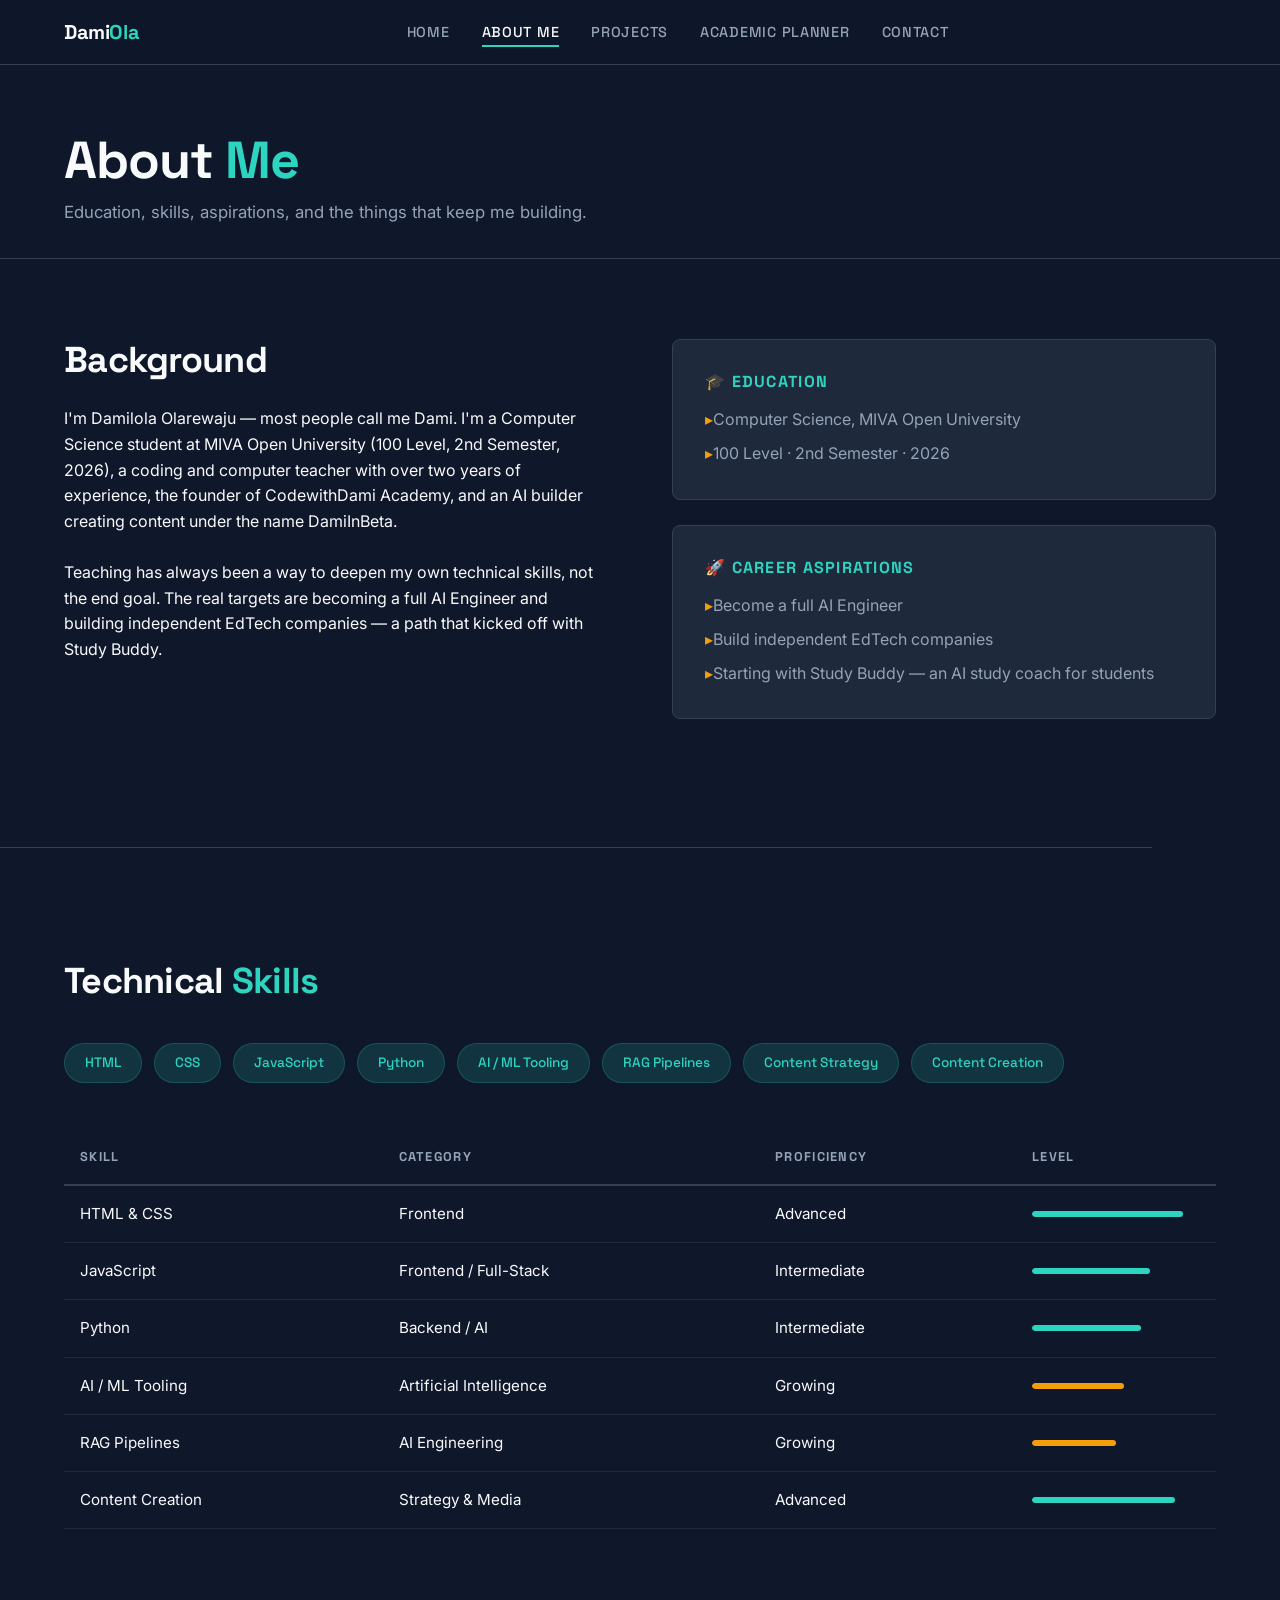
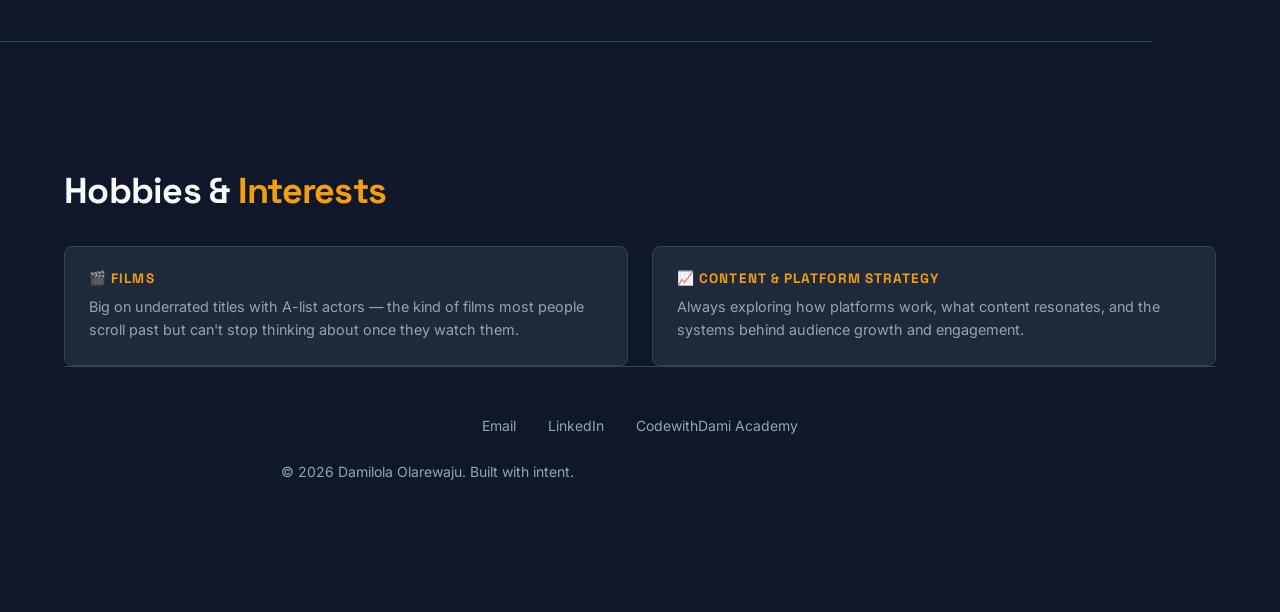
<file: about.html>
<!DOCTYPE html>
<html lang="en">
<head>
  <meta charset="UTF-8">
  <meta name="viewport" content="width=device-width, initial-scale=1.0">
  <meta name="description" content="About Damilola Olarewaju — Education, skills, career aspirations, and interests.">
  <title>About Me — Damilola Olarewaju</title>
  <link rel="stylesheet" href="styles.css">
</head>
<body>

  <!-- ─── HEADER ─── -->
  <header class="site-header">
    <div class="container header-inner">
      <a href="index.html" class="site-logo"><span>Dami</span>Ola</a>
      <button class="hamburger" id="hamburger" aria-label="Toggle navigation menu" aria-expanded="false">
        <span></span><span></span><span></span>
      </button>
      <nav class="main-nav" id="mainNav" aria-label="Main navigation">
        <ul>
          <li><a href="index.html">Home</a></li>
          <li><a href="about.html" class="active">About Me</a></li>
          <li><a href="projects.html">Projects</a></li>
          <li><a href="planner.html">Academic Planner</a></li>
          <li><a href="contact.html">Contact</a></li>
        </ul>
      </nav>
      <div class="nav-overlay" id="navOverlay"></div>
    </div>
  </header>

  <main>
    <!-- ─── PAGE BANNER ─── -->
    <section class="page-banner">
      <div class="container">
        <h1>About <span class="text-teal">Me</span></h1>
        <p>Education, skills, aspirations, and the things that keep me building.</p>
      </div>
    </section>

    <!-- ─── INTRO & EDUCATION ─── -->
    <section class="page-section">
      <div class="container">
        <div class="about-intro">
          <div>
            <h2>Background</h2>
            <p>
              I'm Damilola Olarewaju — most people call me Dami. I'm a Computer Science student at MIVA Open University (100 Level, 2nd Semester, 2026), a coding and computer teacher with over two years of experience, the founder of CodewithDami Academy, and an AI builder creating content under the name DamiInBeta.
            </p>
            <br>
            <p>
              Teaching has always been a way to deepen my own technical skills, not the end goal. The real targets are becoming a full AI Engineer and building independent EdTech companies — a path that kicked off with Study Buddy.
            </p>
          </div>
          <div>
            <article class="about-card">
              <h3>🎓 Education</h3>
              <ul>
                <li>Computer Science, MIVA Open University</li>
                <li>100 Level · 2nd Semester · 2026</li>
              </ul>
            </article>
            <br>
            <article class="about-card">
              <h3>🚀 Career Aspirations</h3>
              <ul>
                <li>Become a full AI Engineer</li>
                <li>Build independent EdTech companies</li>
                <li>Starting with Study Buddy — an AI study coach for students</li>
              </ul>
            </article>
          </div>
        </div>
      </div>
    </section>

    <hr class="section-divider container">

    <!-- ─── SKILLS ─── -->
    <section class="skills-section">
      <div class="container">
        <h2>Technical <span class="text-teal">Skills</span></h2>

        <!-- Skill Tags -->
        <div class="skill-tags" role="list">
          <span class="skill-tag" role="listitem">HTML</span>
          <span class="skill-tag" role="listitem">CSS</span>
          <span class="skill-tag" role="listitem">JavaScript</span>
          <span class="skill-tag" role="listitem">Python</span>
          <span class="skill-tag" role="listitem">AI / ML Tooling</span>
          <span class="skill-tag" role="listitem">RAG Pipelines</span>
          <span class="skill-tag" role="listitem">Content Strategy</span>
          <span class="skill-tag" role="listitem">Content Creation</span>
        </div>

        <!-- Proficiency Table -->
        <table class="proficiency-table">
          <thead>
            <tr>
              <th scope="col">Skill</th>
              <th scope="col">Category</th>
              <th scope="col">Proficiency</th>
              <th scope="col" style="width: 200px;">Level</th>
            </tr>
          </thead>
          <tbody>
            <tr>
              <td>HTML &amp; CSS</td>
              <td>Frontend</td>
              <td>Advanced</td>
              <td><div class="proficiency-bar"><div class="proficiency-fill" style="width: 90%;"></div></div></td>
            </tr>
            <tr>
              <td>JavaScript</td>
              <td>Frontend / Full-Stack</td>
              <td>Intermediate</td>
              <td><div class="proficiency-bar"><div class="proficiency-fill" style="width: 70%;"></div></div></td>
            </tr>
            <tr>
              <td>Python</td>
              <td>Backend / AI</td>
              <td>Intermediate</td>
              <td><div class="proficiency-bar"><div class="proficiency-fill" style="width: 65%;"></div></div></td>
            </tr>
            <tr>
              <td>AI / ML Tooling</td>
              <td>Artificial Intelligence</td>
              <td>Growing</td>
              <td><div class="proficiency-bar"><div class="proficiency-fill amber" style="width: 55%;"></div></div></td>
            </tr>
            <tr>
              <td>RAG Pipelines</td>
              <td>AI Engineering</td>
              <td>Growing</td>
              <td><div class="proficiency-bar"><div class="proficiency-fill amber" style="width: 50%;"></div></div></td>
            </tr>
            <tr>
              <td>Content Creation</td>
              <td>Strategy &amp; Media</td>
              <td>Advanced</td>
              <td><div class="proficiency-bar"><div class="proficiency-fill" style="width: 85%;"></div></div></td>
            </tr>
          </tbody>
        </table>
      </div>
    </section>

    <hr class="section-divider container">

    <!-- ─── HOBBIES & INTERESTS ─── -->
    <section class="page-section">
      <div class="container">
        <h2>Hobbies &amp; <span class="text-amber">Interests</span></h2>
        <div class="hobbies-grid">
          <article class="hobby-card">
            <h4>🎬 Films</h4>
            <p>Big on underrated titles with A-list actors — the kind of films most people scroll past but can't stop thinking about once they watch them.</p>
          </article>
          <article class="hobby-card">
            <h4>📈 Content &amp; Platform Strategy</h4>
            <p>Always exploring how platforms work, what content resonates, and the systems behind audience growth and engagement.</p>
          </article>
        </div>

  <!-- ─── FOOTER ─── -->
  <footer class="site-footer">
    <div class="container">
      <div class="footer-links">
        <a href="mailto:damiola09054@gmail.com">Email</a>
        <a href="https://www.linkedin.com/in/damilola-olanrewaju" target="_blank" rel="noopener noreferrer">LinkedIn</a>
        <a href="https://codewithdami.base44.app/" target="_blank" rel="noopener noreferrer">CodewithDami Academy</a>
      </div>
      <p>&copy; 2026 Damilola Olarewaju. Built with intent.</p>
    </div>
  </footer>

  <script src="script.js"></script>
</body>
</html>
</file>
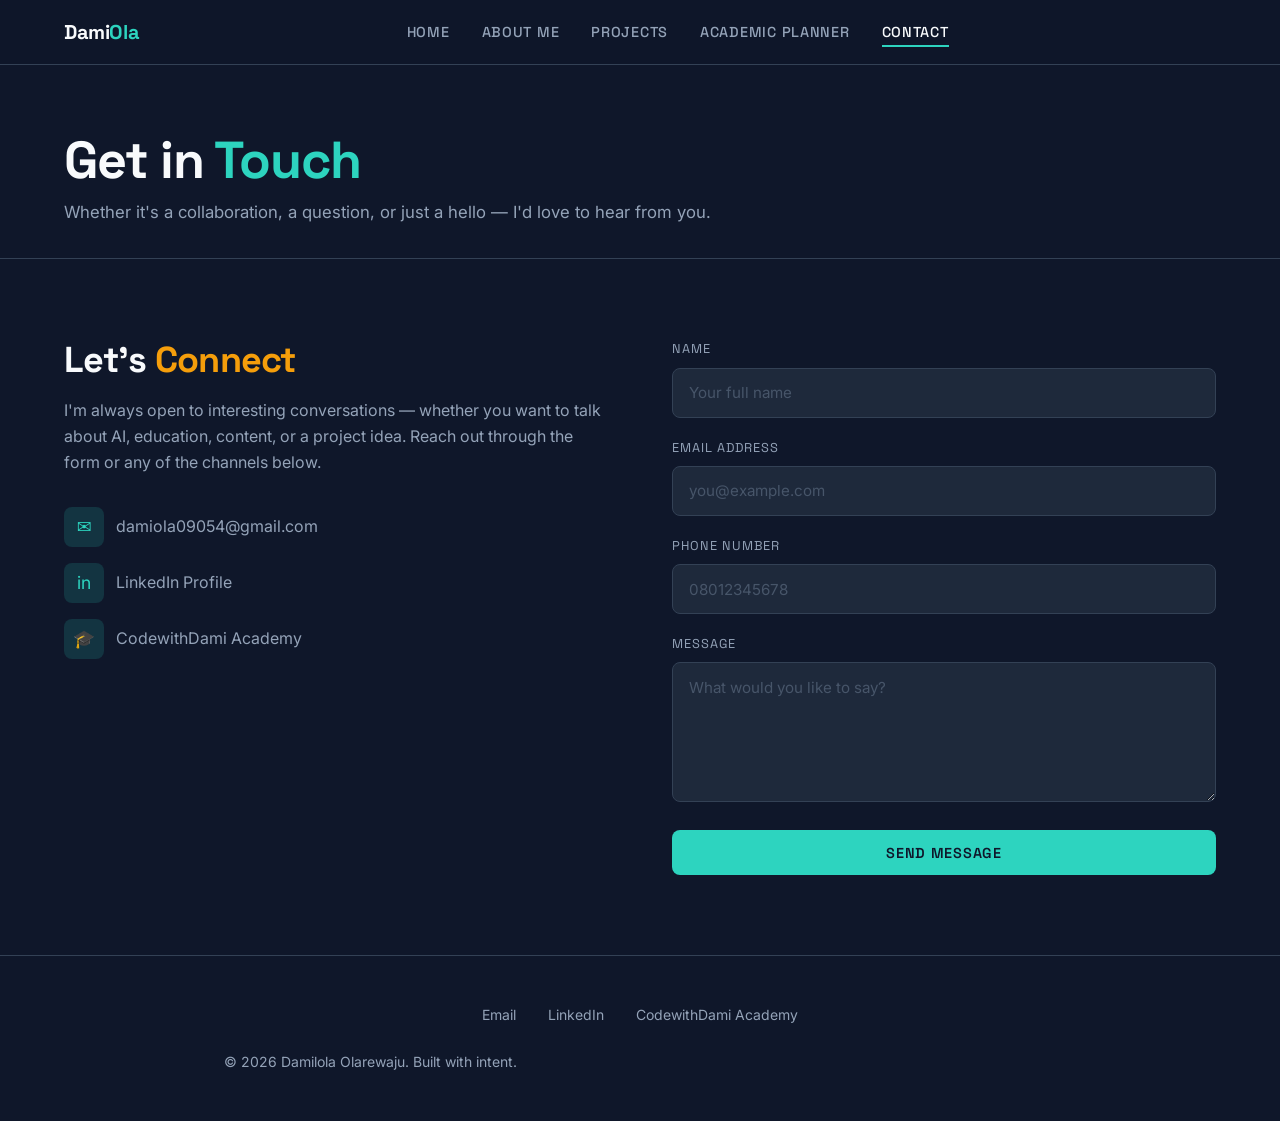
<file: contact.html>
<!DOCTYPE html>
<html lang="en">
<head>
  <meta charset="UTF-8">
  <meta name="viewport" content="width=device-width, initial-scale=1.0">
  <meta name="description" content="Contact Damilola Olarewaju — Get in touch for collaborations, inquiries, or just to say hello.">
  <title>Contact — Damilola Olarewaju</title>
  <link rel="stylesheet" href="styles.css">
</head>
<body>

  <!-- ─── HEADER ─── -->
  <header class="site-header">
    <div class="container header-inner">
      <a href="index.html" class="site-logo"><span>Dami</span>Ola</a>
      <button class="hamburger" id="hamburger" aria-label="Toggle navigation menu" aria-expanded="false">
        <span></span><span></span><span></span>
      </button>
      <nav class="main-nav" id="mainNav" aria-label="Main navigation">
        <ul>
          <li><a href="index.html">Home</a></li>
          <li><a href="about.html">About Me</a></li>
          <li><a href="projects.html">Projects</a></li>
          <li><a href="planner.html">Academic Planner</a></li>
          <li><a href="contact.html" class="active">Contact</a></li>
        </ul>
      </nav>
      <div class="nav-overlay" id="navOverlay"></div>
    </div>
  </header>

  <main>
    <!-- ─── PAGE BANNER ─── -->
    <section class="page-banner">
      <div class="container">
        <h1>Get in <span class="text-teal">Touch</span></h1>
        <p>Whether it's a collaboration, a question, or just a hello — I'd love to hear from you.</p>
      </div>
    </section>

    <!-- ─── CONTACT SECTION ─── -->
    <section class="page-section">
      <div class="container">
        <div class="contact-grid">

          <!-- Info Side -->
          <div class="contact-info">
            <h2>Let's <span class="text-amber">Connect</span></h2>
            <p>
              I'm always open to interesting conversations — whether you want to talk about AI, education, content, or a project idea. Reach out through the form or any of the channels below.
            </p>

            <div class="contact-links">
              <a href="mailto:damiola09054@gmail.com" class="contact-link-item">
                <span class="contact-link-icon" aria-hidden="true">✉</span>
                <span>damiola09054@gmail.com</span>
              </a>
              <a href="https://www.linkedin.com/in/damilola-olanrewaju" target="_blank" rel="noopener noreferrer" class="contact-link-item">
                <span class="contact-link-icon" aria-hidden="true">in</span>
                <span>LinkedIn Profile</span>
              </a>
              <a href="https://codewithdami.base44.app/" target="_blank" rel="noopener noreferrer" class="contact-link-item">
                <span class="contact-link-icon" aria-hidden="true">🎓</span>
                <span>CodewithDami Academy</span>
              </a>
            </div>
          </div>

          <!-- Form Side -->
          <div class="contact-form">
            <div class="form-success" id="formSuccess">
              ✓ Message sent — thanks, Dami will get back to you soon.
            </div>

            <form id="contactForm" novalidate>
              <div class="form-group">
                <label for="contactName">Name</label>
                <input type="text" id="contactName" class="form-input" placeholder="Your full name" autocomplete="name">
                <div class="form-error" id="nameError" role="alert"></div>
              </div>

              <div class="form-group">
                <label for="contactEmail">Email Address</label>
                <input type="email" id="contactEmail" class="form-input" placeholder="you@example.com" autocomplete="email">
                <div class="form-error" id="emailError" role="alert"></div>
              </div>

              <div class="form-group">
                <label for="contactPhone">Phone Number</label>
                <input type="tel" id="contactPhone" class="form-input" placeholder="08012345678" autocomplete="tel">
                <div class="form-error" id="phoneError" role="alert"></div>
              </div>

              <div class="form-group">
                <label for="contactMessage">Message</label>
                <textarea id="contactMessage" class="form-input" placeholder="What would you like to say?" rows="5"></textarea>
                <div class="form-error" id="messageError" role="alert"></div>
              </div>

              <button type="submit" class="btn btn-primary" style="width: 100%;">Send Message</button>
            </form>
          </div>

        </div>
      </div>
    </section>
  </main>

  <!-- ─── FOOTER ─── -->
  <footer class="site-footer">
    <div class="container">
      <div class="footer-links">
        <a href="mailto:damiola09054@gmail.com">Email</a>
        <a href="https://www.linkedin.com/in/damilola-olanrewaju" target="_blank" rel="noopener noreferrer">LinkedIn</a>
        <a href="https://codewithdami.base44.app/" target="_blank" rel="noopener noreferrer">CodewithDami Academy</a>
      </div>
      <p>&copy; 2026 Damilola Olarewaju. Built with intent.</p>
    </div>
  </footer>

  <script src="script.js"></script>
</body>
</html>
</file>
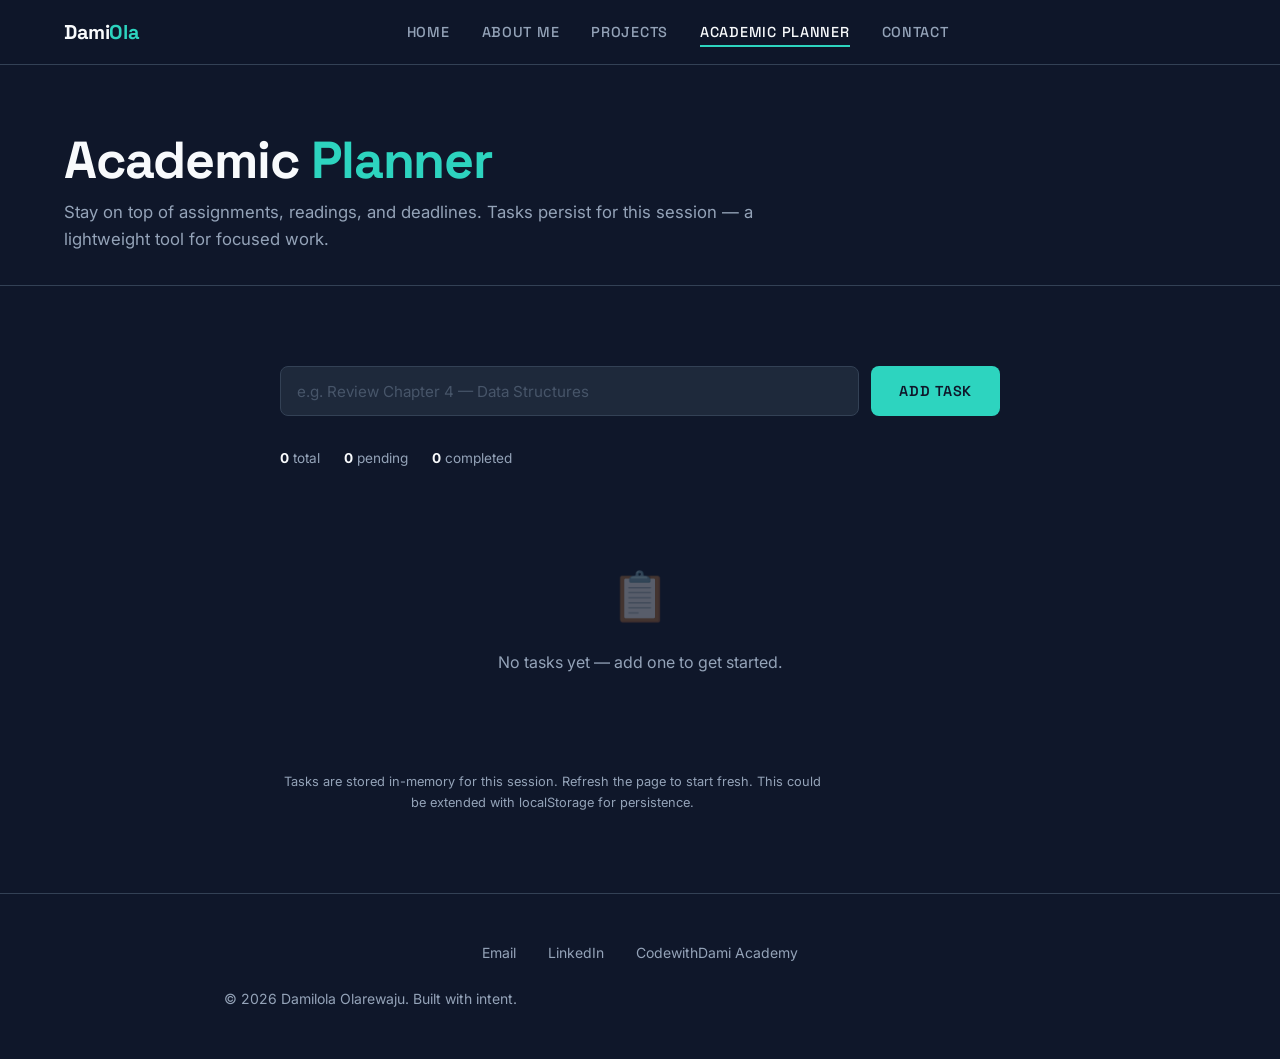
<file: planner.html>
<!DOCTYPE html>
<html lang="en">
<head>
  <meta charset="UTF-8">
  <meta name="viewport" content="width=device-width, initial-scale=1.0">
  <meta name="description" content="Academic Planner — Track and manage your tasks with Dami's vanilla JavaScript task manager.">
  <title>Academic Planner — Damilola Olarewaju</title>
  <link rel="stylesheet" href="styles.css">
</head>
<body>

  <!-- ─── HEADER ─── -->
  <header class="site-header">
    <div class="container header-inner">
      <a href="index.html" class="site-logo"><span>Dami</span>Ola</a>
      <button class="hamburger" id="hamburger" aria-label="Toggle navigation menu" aria-expanded="false">
        <span></span><span></span><span></span>
      </button>
      <nav class="main-nav" id="mainNav" aria-label="Main navigation">
        <ul>
          <li><a href="index.html">Home</a></li>
          <li><a href="about.html">About Me</a></li>
          <li><a href="projects.html">Projects</a></li>
          <li><a href="planner.html" class="active">Academic Planner</a></li>
          <li><a href="contact.html">Contact</a></li>
        </ul>
      </nav>
      <div class="nav-overlay" id="navOverlay"></div>
    </div>
  </header>

  <main>
    <!-- ─── PAGE BANNER ─── -->
    <section class="page-banner">
      <div class="container">
        <h1>Academic <span class="text-teal">Planner</span></h1>
        <p>Stay on top of assignments, readings, and deadlines. Tasks persist for this session — a lightweight tool for focused work.</p>
      </div>
    </section>

    <!-- ─── PLANNER ─── -->
    <section class="page-section">
      <div class="container" style="max-width: 720px;">
        <!-- Input -->
        <div class="planner-input-group">
          <input
            type="text"
            id="taskInput"
            class="form-input"
            placeholder="e.g. Review Chapter 4 — Data Structures"
            aria-label="Enter a new task"
          >
          <button class="btn btn-primary" id="addTaskBtn" type="button">Add Task</button>
        </div>

        <!-- Counter -->
        <div class="task-counter" id="taskCounter"></div>

        <!-- Task List -->
        <div id="taskList" role="list" aria-label="Task list"></div>

        <p class="text-muted" style="margin-top: 2rem; font-size: 0.8rem; text-align: center;">
          Tasks are stored in-memory for this session. Refresh the page to start fresh. This could be extended with localStorage for persistence.
        </p>
      </div>
    </section>
  </main>

  <!-- ─── FOOTER ─── -->
  <footer class="site-footer">
    <div class="container">
      <div class="footer-links">
        <a href="mailto:damiola09054@gmail.com">Email</a>
        <a href="https://www.linkedin.com/in/damilola-olanrewaju" target="_blank" rel="noopener noreferrer">LinkedIn</a>
        <a href="https://codewithdami.base44.app/" target="_blank" rel="noopener noreferrer">CodewithDami Academy</a>
      </div>
      <p>&copy; 2026 Damilola Olarewaju. Built with intent.</p>
    </div>
  </footer>

  <script src="script.js"></script>
</body>
</html>
</file>
<file: styles.css>
/* ============================================================
   Damilola Olarewaju — Portfolio & Academic Management
   "The Builder's Blueprint" Design System
   ============================================================ */

@import url('https://fonts.googleapis.com/css2?family=Inter:wght@400;500;600;700&family=Space+Grotesk:wght@500;600;700&display=swap');

:root {
  --ink:        #0f172a;
  --ink-light:  #1e293b;
  --slate-600:  #475569;
  --slate-700:  #334155;
  --teal:       #2dd4bf;
  --teal-dim:   rgba(45,212,191,0.15);
  --amber:      #f59e0b;
  --amber-dim:  rgba(245,158,11,0.15);
  --purple:     #7c3aed;
  --purple-dim: rgba(124,58,237,0.15);
  --graphite:   #94a3b8;
  --white:      #f8fafc;
  --error:      #ef4444;
  --success:    #22c55e;
  --radius-sm:  6px;
  --radius:     8px;
  --radius-lg:  12px;
  --font-body:  'Inter', system-ui, -apple-system, sans-serif;
  --font-head:  'Space Grotesk', system-ui, -apple-system, sans-serif;
  --ease:       cubic-bezier(0.4, 0, 0.2, 1);
  --transition: 0.3s var(--ease);
}

*, *::before, *::after { box-sizing: border-box; margin: 0; padding: 0; }
html { scroll-behavior: smooth; }
body { background: var(--ink); color: var(--white); font-family: var(--font-body); font-size: 16px; line-height: 1.6; -webkit-font-smoothing: antialiased; }
img { max-width: 100%; height: auto; display: block; }
a { color: inherit; text-decoration: none; }
ul, ol { list-style: none; }

a:focus-visible, button:focus-visible, input:focus-visible, textarea:focus-visible, select:focus-visible {
  outline: 2px solid var(--teal); outline-offset: 4px;
}

@media (prefers-reduced-motion: reduce) {
  *, *::before, *::after { animation-duration: 0.01ms !important; animation-iteration-count: 1 !important; transition-duration: 0.01ms !important; }
  html { scroll-behavior: auto; }
}

h1, h2, h3, h4, h5, h6 { font-family: var(--font-head); font-weight: 700; letter-spacing: -0.02em; line-height: 1.2; }
h1 { font-size: clamp(2rem, 5vw, 3.25rem); }
h2 { font-size: clamp(1.5rem, 3.5vw, 2.25rem); }
h3 { font-size: clamp(1.15rem, 2.5vw, 1.5rem); }
p { max-width: 68ch; }
.text-teal { color: var(--teal); }
.text-amber { color: var(--amber); }
.text-muted { color: var(--graphite); }

.container { width: 90%; max-width: 1200px; margin: 0 auto; }
.page-section { padding: 5rem 0; }

/* HEADER */
.site-header { position: sticky; top: 0; z-index: 100; background: rgba(15, 23, 42, 0.92); backdrop-filter: blur(12px); -webkit-backdrop-filter: blur(12px); border-bottom: 1px solid var(--slate-700); }
.header-inner { display: flex; justify-content: space-between; align-items: center; padding: 1rem 0; }
.site-logo { font-family: var(--font-head); font-size: 1.25rem; font-weight: 700; color: var(--teal); letter-spacing: -0.02em; }
.site-logo span { color: var(--white); }
.main-nav ul { display: flex; gap: 2rem; align-items: center; }
.main-nav a { font-family: var(--font-head); font-size: 0.9rem; font-weight: 500; color: var(--graphite); text-transform: uppercase; letter-spacing: 0.05em; padding: 0.25rem 0; position: relative; transition: color var(--transition); }
.main-nav a::after { content: ''; position: absolute; bottom: -2px; left: 0; width: 0; height: 2px; background: var(--teal); transition: width var(--transition); }
.main-nav a:hover, .main-nav a.active { color: var(--white); }
.main-nav a:hover::after, .main-nav a.active::after { width: 100%; }

/* HAMBURGER */
.hamburger { display: none; flex-direction: column; gap: 5px; background: none; border: none; cursor: pointer; padding: 4px; }
.hamburger span { display: block; width: 24px; height: 2px; background: var(--white); border-radius: 2px; transition: transform var(--transition), opacity var(--transition); }
.hamburger.open span:nth-child(1) { transform: translateY(7px) rotate(45deg); }
.hamburger.open span:nth-child(2) { opacity: 0; }
.hamburger.open span:nth-child(3) { transform: translateY(-7px) rotate(-45deg); }

@media (max-width: 768px) {
  .hamburger { display: flex; }
  .main-nav { position: fixed; top: 0; right: -100%; width: 75%; max-width: 320px; height: 100vh; background: var(--ink-light); border-left: 1px solid var(--slate-700); transition: right var(--transition); z-index: 200; padding: 5rem 2rem 2rem; }
  .main-nav.open { right: 0; }
  .main-nav ul { flex-direction: column; gap: 0; }
  .main-nav a { display: block; padding: 1rem 0; font-size: 1.1rem; border-bottom: 1px solid var(--slate-700); }
  .main-nav a::after { display: none; }
  .nav-overlay { position: fixed; inset: 0; background: rgba(0,0,0,0.5); z-index: 150; opacity: 0; pointer-events: none; transition: opacity var(--transition); }
  .nav-overlay.open { opacity: 1; pointer-events: all; }
}

/* FOOTER */
.site-footer { border-top: 1px solid var(--slate-700); padding: 3rem 0; text-align: center; color: var(--graphite); font-size: 0.875rem; }
.footer-links { display: flex; justify-content: center; gap: 2rem; margin-bottom: 1.5rem; flex-wrap: wrap; }
.footer-links a { color: var(--graphite); transition: color var(--transition); }
.footer-links a:hover { color: var(--teal); }

/* HERO */
.hero { padding: 6rem 0 4rem; }
.hero-grid { display: grid; grid-template-columns: 1fr 1fr; gap: 4rem; align-items: center; }
.hero-tagline { font-family: var(--font-head); font-size: clamp(0.85rem, 1.5vw, 1rem); text-transform: uppercase; letter-spacing: 0.15em; color: var(--teal); margin-bottom: 1rem; }
.hero h1 { margin-bottom: 1.5rem; }
.hero h1 .accent-teal { color: var(--teal); }
.hero h1 .accent-amber { color: var(--amber); }
.hero-bio { color: var(--graphite); font-size: 1.05rem; margin-bottom: 2rem; }
.hero-cta-group { display: flex; gap: 1rem; flex-wrap: wrap; }
.hero-visual { display: flex; justify-content: center; align-items: center; }
.avatar-frame { position: relative; width: 320px; height: 320px; border-radius: 50%; border: 3px solid var(--teal); overflow: hidden; box-shadow: 0 0 60px rgba(45,212,191,0.15); }
.avatar-frame img { width: 100%; height: 100%; object-fit: cover; }
.avatar-placeholder { width: 100%; height: 100%; display: flex; flex-direction: column; align-items: center; justify-content: center; background: var(--ink-light); color: var(--graphite); font-size: 5rem; line-height: 1; }
.avatar-placeholder small { font-size: 0.75rem; margin-top: 0.5rem; text-transform: uppercase; letter-spacing: 0.1em; }
.status-ticker { margin-top: 4rem; padding: 1.25rem 1.5rem; background: var(--ink-light); border: 1px solid var(--slate-700); border-radius: var(--radius); display: flex; align-items: center; gap: 1rem; flex-wrap: wrap; }
.ticker-dot { width: 8px; height: 8px; background: var(--success); border-radius: 50%; animation: pulse-dot 2s infinite; flex-shrink: 0; }
@keyframes pulse-dot { 0%, 100% { opacity: 1; } 50% { opacity: 0.4; } }
.ticker-label { font-family: var(--font-head); font-size: 0.8rem; text-transform: uppercase; letter-spacing: 0.1em; color: var(--teal); flex-shrink: 0; }
.ticker-text { color: var(--graphite); font-size: 0.9rem; }
.hero-bg-section { position: relative; overflow: hidden; }
.hero-bg-image { margin-top: 4rem; border-radius: var(--radius-lg); overflow: hidden; border: 1px solid var(--slate-700); }
.hero-bg-image img { width: 100%; height: 280px; object-fit: cover; opacity: 0.6; }

@media (max-width: 768px) {
  .hero { padding: 3rem 0 2rem; }
  .hero-grid { grid-template-columns: 1fr; gap: 2.5rem; text-align: center; }
  .hero-visual { order: -1; }
  .avatar-frame { width: 200px; height: 200px; }
  .hero-cta-group { justify-content: center; }
  .hero-bio { margin-left: auto; margin-right: auto; }
}

/* BUTTONS */
.btn { display: inline-flex; align-items: center; justify-content: center; gap: 0.5rem; padding: 0.85rem 1.75rem; font-family: var(--font-head); font-size: 0.9rem; font-weight: 600; text-transform: uppercase; letter-spacing: 0.05em; border: none; border-radius: var(--radius); cursor: pointer; transition: transform var(--transition), box-shadow var(--transition), background var(--transition); }
.btn:hover { transform: translateY(-2px); }
.btn:active { transform: translateY(0); }
.btn-primary { background: var(--teal); color: var(--ink); }
.btn-primary:hover { box-shadow: 0 8px 24px rgba(45,212,191,0.25); }
.btn-outline { background: transparent; color: var(--white); border: 1px solid var(--slate-700); }
.btn-outline:hover { border-color: var(--teal); color: var(--teal); }

/* ABOUT */
.about-intro { display: grid; grid-template-columns: 1fr 1fr; gap: 4rem; align-items: start; }
.about-intro h2 { margin-bottom: 1.5rem; }
.about-card { background: var(--ink-light); border: 1px solid var(--slate-700); border-radius: var(--radius); padding: 2rem; }
.about-card h3 { color: var(--teal); margin-bottom: 1rem; font-size: 1rem; text-transform: uppercase; letter-spacing: 0.08em; }
.about-card p, .about-card li { color: var(--graphite); }
.about-card ul { display: flex; flex-direction: column; gap: 0.5rem; }
.about-card li::before { content: '\25B8 '; color: var(--amber); }
.skills-section { padding: 4rem 0; }
.skills-section h2 { margin-bottom: 2.5rem; }
.skill-tags { display: flex; flex-wrap: wrap; gap: 0.75rem; margin-bottom: 3rem; }
.skill-tag { padding: 0.5rem 1.25rem; background: var(--teal-dim); color: var(--teal); border: 1px solid rgba(45,212,191,0.2); border-radius: 100px; font-family: var(--font-head); font-size: 0.85rem; font-weight: 500; transition: background var(--transition), transform var(--transition); }
.skill-tag:hover { background: rgba(45,212,191,0.25); transform: translateY(-2px); }
.proficiency-table { width: 100%; border-collapse: collapse; margin-top: 2rem; }
.proficiency-table thead th { font-family: var(--font-head); font-size: 0.8rem; text-transform: uppercase; letter-spacing: 0.1em; color: var(--graphite); text-align: left; padding: 1rem; border-bottom: 2px solid var(--slate-700); }
.proficiency-table tbody td { padding: 1rem; border-bottom: 1px solid rgba(51,65,85,0.5); color: var(--white); font-size: 0.95rem; }
.proficiency-table tbody tr:hover { background: rgba(45,212,191,0.03); }
.proficiency-bar { width: 100%; height: 6px; background: var(--ink); border-radius: 100px; overflow: hidden; }
.proficiency-fill { height: 100%; border-radius: 100px; background: var(--teal); transition: width 0.8s var(--ease); }
.proficiency-fill.amber { background: var(--amber); }
.hobbies-grid { display: grid; grid-template-columns: 1fr 1fr; gap: 1.5rem; margin-top: 2rem; }
.hobby-card { background: var(--ink-light); border: 1px solid var(--slate-700); border-radius: var(--radius); padding: 1.5rem; transition: border-color var(--transition); }
.hobby-card:hover { border-color: var(--amber); }
.hobby-card h4 { color: var(--amber); font-size: 0.85rem; text-transform: uppercase; letter-spacing: 0.08em; margin-bottom: 0.5rem; }
.hobby-card p { color: var(--graphite); font-size: 0.9rem; }
.media-section { margin-top: 3rem; }
.media-placeholder { background: var(--ink-light); border: 1px dashed var(--slate-700); border-radius: var(--radius); padding: 3rem; text-align: center; color: var(--graphite); }

@media (max-width: 768px) {
  .about-intro { grid-template-columns: 1fr; gap: 2rem; }
  .hobbies-grid { grid-template-columns: 1fr; }
}

/* PROJECTS */
.project-grid { display: grid; grid-template-columns: repeat(auto-fit, minmax(340px, 1fr)); gap: 2rem; }
.project-card { position: relative; background: var(--ink-light); border: 1px solid var(--slate-700); border-radius: var(--radius-lg); overflow: hidden; transition: transform var(--transition), border-color var(--transition), box-shadow var(--transition); }
.project-card:hover { transform: translateY(-8px); box-shadow: 0 16px 48px rgba(0,0,0,0.3); }
.card-terminal { display: flex; align-items: center; gap: 6px; padding: 0.75rem 1.25rem; border-bottom: 1px solid var(--slate-700); }
.terminal-dot { width: 10px; height: 10px; border-radius: 50%; }
.card-terminal .terminal-dot:nth-child(1) { background: #ef4444; }
.card-terminal .terminal-dot:nth-child(2) { background: #f59e0b; }
.card-terminal .terminal-dot:nth-child(3) { background: #22c55e; }
.terminal-title { margin-left: auto; font-family: var(--font-head); font-size: 0.75rem; color: var(--graphite); text-transform: uppercase; letter-spacing: 0.1em; }
.card-image { width: 100%; height: 200px; overflow: hidden; }
.card-image img { width: 100%; height: 100%; object-fit: cover; transition: transform var(--transition); }
.project-card:hover .card-image img { transform: scale(1.05); }
.card-body { padding: 1.5rem; }
.card-body h3 { font-size: 1.25rem; margin-bottom: 0.25rem; }
.card-domain { font-family: var(--font-head); font-size: 0.75rem; text-transform: uppercase; letter-spacing: 0.1em; margin-bottom: 1rem; }
.card-body p { color: var(--graphite); font-size: 0.95rem; margin-bottom: 1.5rem; }
.card-link { display: inline-flex; align-items: center; gap: 0.5rem; font-family: var(--font-head); font-size: 0.85rem; font-weight: 600; text-transform: uppercase; letter-spacing: 0.05em; padding: 0.6rem 1.25rem; border-radius: var(--radius); transition: background var(--transition), transform var(--transition); }
.card-link:hover { transform: translateY(-2px); }
.project-card.study-buddy:hover { border-color: var(--amber); }
.project-card.study-buddy .card-domain { color: var(--amber); }
.project-card.study-buddy .card-link { background: var(--amber-dim); color: var(--amber); }
.project-card.study-buddy .card-link:hover { background: rgba(245,158,11,0.25); }
.project-card.trustlens:hover { border-color: var(--graphite); }
.project-card.trustlens .card-domain { color: var(--graphite); }
.project-card.trustlens .card-link { background: rgba(148,163,184,0.1); color: var(--graphite); }
.project-card.trustlens .card-link:hover { background: rgba(148,163,184,0.2); }
.project-card.mindclone:hover { border-color: var(--purple); }
.project-card.mindclone .card-domain { color: var(--purple); }
.project-card.mindclone .card-link { background: var(--purple-dim); color: var(--purple); }
.project-card.mindclone .card-link:hover { background: rgba(124,58,237,0.25); }
.project-card::before { content: ''; position: absolute; top: 0; left: 0; right: 0; height: 1px; background: linear-gradient(90deg, transparent, var(--teal), transparent); opacity: 0; transition: opacity var(--transition); pointer-events: none; }
.project-card:hover::before { opacity: 1; animation: scanline 1.5s ease-in-out infinite; }
@keyframes scanline { 0% { top: 0; } 100% { top: 100%; } }

@media (max-width: 768px) { .project-grid { grid-template-columns: 1fr; } }

/* PLANNER */
.planner-input-group { display: flex; gap: 0.75rem; margin-bottom: 2rem; }
.planner-input-group input { flex: 1; }
.task-item { display: flex; align-items: center; gap: 1rem; padding: 1rem 1.25rem; background: var(--ink-light); border: 1px solid var(--slate-700); border-radius: var(--radius); margin-bottom: 0.5rem; animation: task-enter 0.35s var(--ease); }
@keyframes task-enter { from { opacity: 0; transform: translateY(12px); } to { opacity: 1; transform: translateY(0); } }
.task-checkbox { width: 22px; height: 22px; border-radius: 50%; border: 2px solid var(--slate-700); background: transparent; cursor: pointer; flex-shrink: 0; transition: background var(--transition), border-color var(--transition); display: flex; align-items: center; justify-content: center; padding: 0; }
.task-checkbox:hover { border-color: var(--teal); }
.task-checkbox.checked { background: var(--teal); border-color: var(--teal); }
.task-checkbox.checked::after { content: '\2713'; color: var(--ink); font-size: 0.75rem; font-weight: 700; }
.task-text { flex: 1; font-size: 0.95rem; transition: opacity var(--transition), color var(--transition); }
.task-item.completed .task-text { text-decoration: line-through; opacity: 0.4; color: var(--graphite); }
.task-delete { background: transparent; border: none; color: var(--slate-600); cursor: pointer; padding: 0.25rem 0.5rem; font-size: 1.1rem; transition: color var(--transition); border-radius: var(--radius-sm); }
.task-delete:hover { color: var(--error); }
.empty-state { text-align: center; padding: 4rem 2rem; color: var(--graphite); animation: fade-in 0.5s var(--ease); }
.empty-state-icon { font-size: 3rem; margin-bottom: 1rem; opacity: 0.3; }
.empty-state p { margin: 0 auto; }
@keyframes fade-in { from { opacity: 0; } to { opacity: 1; } }
.task-counter { display: flex; gap: 1.5rem; margin-bottom: 1.5rem; font-size: 0.85rem; color: var(--graphite); }
.task-counter span strong { color: var(--white); }

@media (max-width: 480px) { .planner-input-group { flex-direction: column; } }

/* CONTACT */
.contact-grid { display: grid; grid-template-columns: 1fr 1fr; gap: 4rem; align-items: start; }
.contact-info h2 { margin-bottom: 1rem; }
.contact-info p { color: var(--graphite); margin-bottom: 2rem; }
.contact-links { display: flex; flex-direction: column; gap: 1rem; }
.contact-link-item { display: flex; align-items: center; gap: 0.75rem; color: var(--graphite); transition: color var(--transition); }
.contact-link-item:hover { color: var(--teal); }
.contact-link-icon { width: 40px; height: 40px; display: flex; align-items: center; justify-content: center; border-radius: var(--radius); background: var(--teal-dim); color: var(--teal); font-size: 1.1rem; flex-shrink: 0; }
.contact-form { width: 100%; }
.form-group { margin-bottom: 1.25rem; }
.form-group label { display: block; font-family: var(--font-head); font-size: 0.8rem; text-transform: uppercase; letter-spacing: 0.08em; color: var(--graphite); margin-bottom: 0.5rem; }
.form-input { width: 100%; padding: 0.9rem 1rem; background: var(--ink-light); border: 1px solid var(--slate-700); color: var(--white); border-radius: var(--radius); font-family: var(--font-body); font-size: 0.95rem; transition: border-color var(--transition); }
.form-input:hover { border-color: var(--slate-600); }
.form-input:focus { border-color: var(--teal); }
.form-input::placeholder { color: var(--slate-600); }
textarea.form-input { resize: vertical; min-height: 140px; }
.form-error { font-size: 0.8rem; color: var(--error); margin-top: 0.35rem; display: none; }
.form-error.visible { display: block; }
.form-input.error { border-color: var(--error); }
.form-success { padding: 1rem 1.25rem; background: rgba(34,197,94,0.1); border: 1px solid rgba(34,197,94,0.3); border-radius: var(--radius); color: var(--success); font-size: 0.9rem; margin-bottom: 1.5rem; display: none; }
.form-success.visible { display: block; animation: fade-in 0.4s var(--ease); }

@media (max-width: 768px) { .contact-grid { grid-template-columns: 1fr; gap: 2.5rem; } }

/* MISC */
.section-divider { border: none; border-top: 1px solid var(--slate-700); margin: 3rem 0; }
.page-banner { padding: 4rem 0 2rem; border-bottom: 1px solid var(--slate-700); }
.page-banner h1 { margin-bottom: 0.5rem; }
.page-banner p { color: var(--graphite); font-size: 1.05rem; }
.sr-only { position: absolute; width: 1px; height: 1px; padding: 0; margin: -1px; overflow: hidden; clip: rect(0,0,0,0); white-space: nowrap; border: 0; }
</file>
